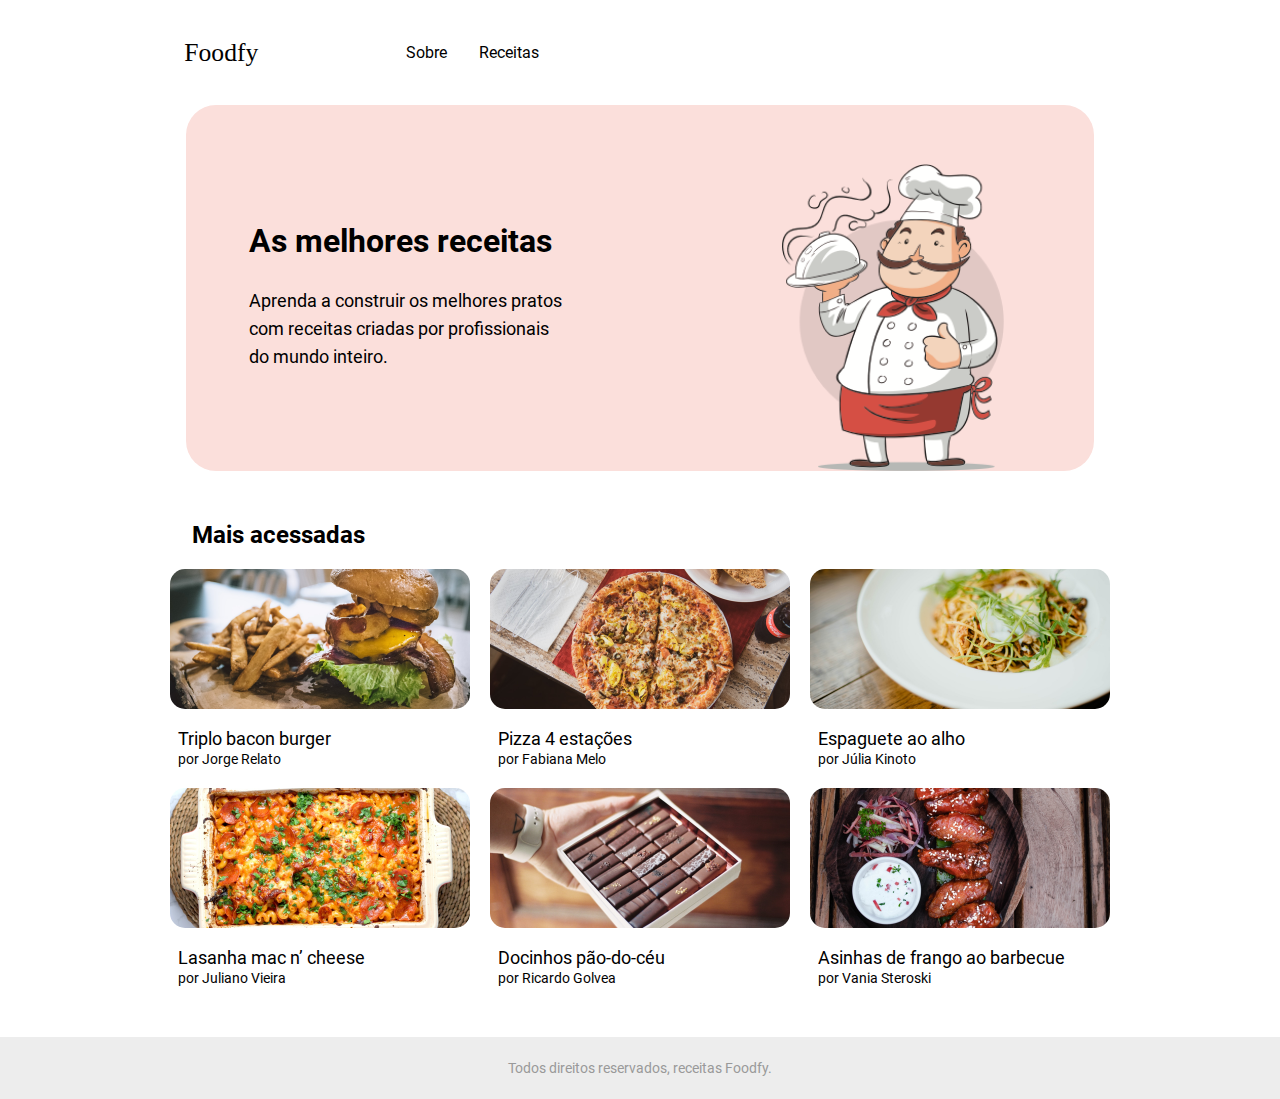
<file: index.html>
<!DOCTYPE html>
<html lang="pt-br">

<head>
    <meta charset="UTF-8">
    <meta http-equiv="X-UA-Compatible" content="IE=edge">
    <meta name="viewport" content="width=device-width, initial-scale=1.0">
    <link rel="stylesheet" href="css/style.css">
    <link href='https://fonts.googleapis.com/css?family=Roboto' rel='stylesheet'>
    <title>Foodfy</title>
</head>

<body>
    <header>
        <nav>
            <a class="title-logo" href="index.html">Foodfy</a>
            <ul>
                <li><a href="sobre.html">Sobre</a></li>
                <li><a href="receitas.html">Receitas</a></li>
            </ul>
        </nav>
    </header>

    <div class="card-back">
        <div class="card">
            <div class="text-card">
                <h1>As melhores receitas</h1>
                <span>Aprenda a construir os melhores pratos
                    com receitas criadas por profissionais
                    do mundo inteiro.</span>
            </div>
            <div class="image">
                <img src="assets/imgs/chef.png" alt="">
            </div>
        </div>
    </div>

    <div class="recipes-accessed">
        <span>Mais acessadas</span>
    </div>
    <div class="background-contents">
        <div class="contents">
            <div class="contents-card">
                <img src="assets/imgs/burger.png" alt="">
                <span class="title-item">Triplo bacon burger</span>
                <span class="autor-item">por Jorge Relato</span>
            </div>
            <div class="contents-card">
                <img src="assets/imgs/pizza.png" alt="">
                <span class="title-item">Pizza 4 estações</span>
                <span class="autor-item">por Fabiana Melo</span>
            </div>
            <div class="contents-card">
                <img src="assets/imgs/espaguete.png" alt="">
                <span class="title-item">Espaguete ao alho</span>
                <span class="autor-item">por Júlia Kinoto</span>
            </div>
            <div class="contents-card">
                <img src="assets/imgs/lasanha.png" alt="">
                <span class="title-item">Lasanha mac n’ cheese</span>
                <span class="autor-item">por Juliano Vieira</span>
            </div>
            <div class="contents-card">
                <img src="assets/imgs/doce.png" alt="">
                <span class="title-item">Docinhos pão-do-céu</span>
                <span class="autor-item">por Ricardo Golvea</span>
            </div>
            <div class="contents-card">
                <img src="assets/imgs/asinhas.png" alt="">
                <span class="title-item">Asinhas de frango ao barbecue</span>
                <span class="autor-item">por Vania Steroski</span>
            </div>
        </div>
    </div>
    <footer>
            <p>Todos direitos reservados, receitas Foodfy.</p>
    </footer>
</body>

</html>
</file>
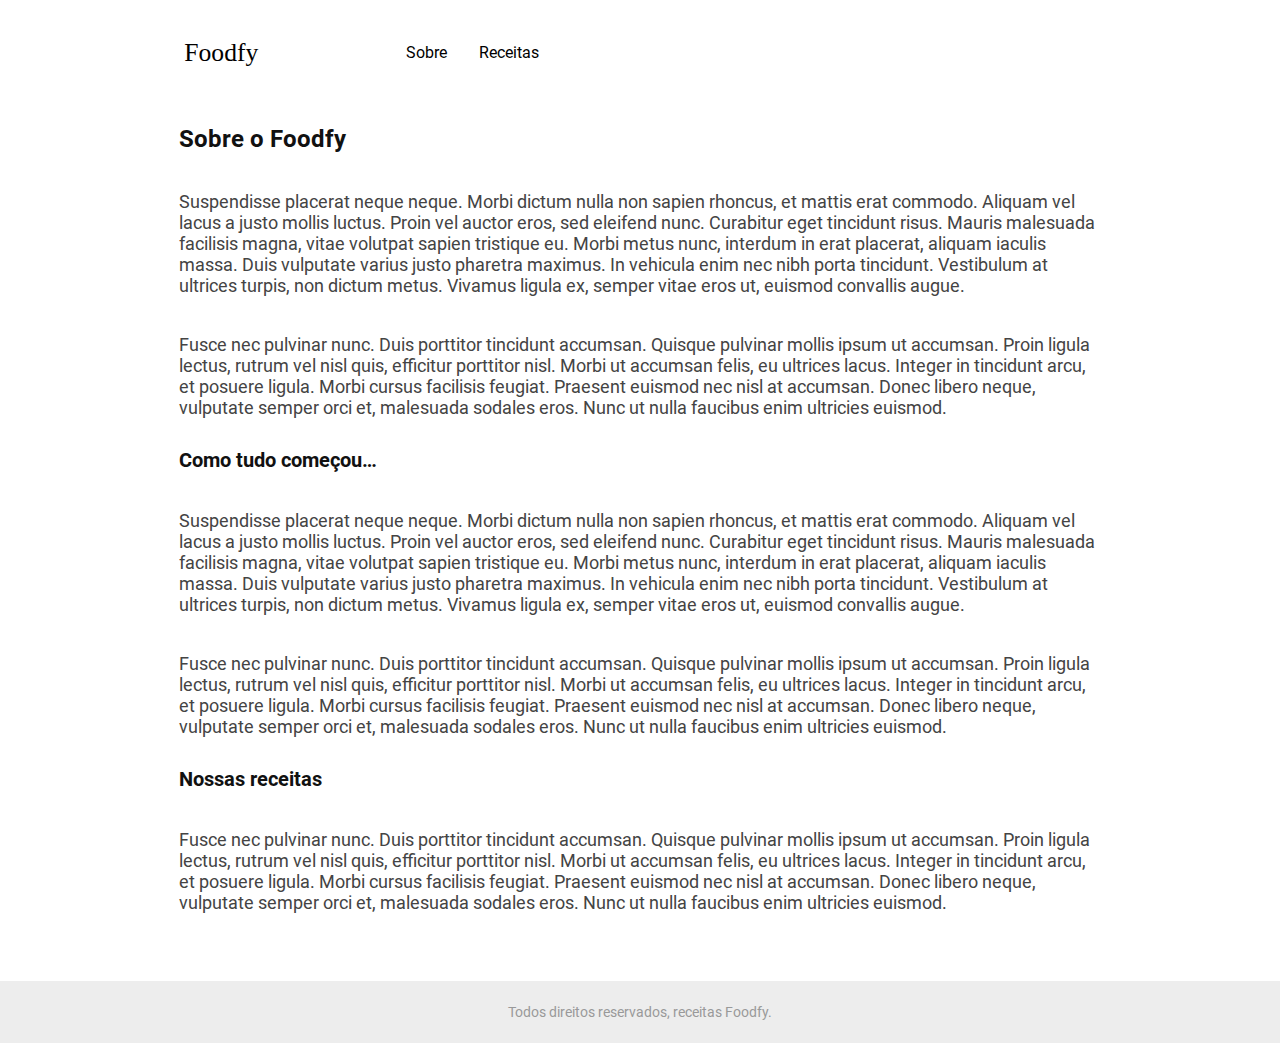
<file: sobre.html>
<!DOCTYPE html>
<html lang="pt-br">

<head>
    <meta charset="UTF-8">
    <meta http-equiv="X-UA-Compatible" content="IE=edge">
    <meta name="viewport" content="width=device-width, initial-scale=1.0">
    <link rel="stylesheet" href="css/style.css">
    <link href='https://fonts.googleapis.com/css?family=Roboto' rel='stylesheet'>
    <title>Foodfy</title>
</head>

<body>
    <div class="container">
        <header>
            <nav>
                <a class="title-logo" href="index.html">Foodfy</a>
                <ul>
                    <li><a href="sobre.html">Sobre</a></li>
                    <li><a href="receitas.html">Receitas</a></li>
                </ul>
            </nav>
        </header>

        <div class="contents-about">
            <div class="contents-card-about">
                <div class="card-about">
                    <h1>Sobre o Foodfy</h1>
                    <span>
                        <p>Suspendisse placerat neque neque. Morbi dictum nulla non sapien rhoncus, et mattis erat
                            commodo. Aliquam vel lacus a justo mollis luctus. Proin vel auctor eros, sed eleifend nunc.
                            Curabitur eget tincidunt risus. Mauris malesuada facilisis magna, vitae volutpat sapien
                            tristique eu. Morbi metus nunc, interdum in erat placerat, aliquam iaculis massa. Duis
                            vulputate varius justo pharetra maximus. In vehicula enim nec nibh porta tincidunt.
                            Vestibulum at ultrices turpis, non dictum metus. Vivamus ligula ex, semper vitae eros ut,
                            euismod convallis augue.</p>
                        <p>Fusce nec pulvinar nunc. Duis porttitor tincidunt accumsan. Quisque pulvinar mollis ipsum ut
                            accumsan. Proin ligula lectus, rutrum vel nisl quis, efficitur porttitor nisl. Morbi ut
                            accumsan felis, eu ultrices lacus. Integer in tincidunt arcu, et posuere ligula. Morbi
                            cursus facilisis feugiat. Praesent euismod nec nisl at accumsan. Donec libero neque,
                            vulputate semper orci et, malesuada sodales eros. Nunc ut nulla faucibus enim ultricies
                            euismod.</p>
                    </span>

                    <h2>Como tudo começou…</h2>
                    <span>
                        <p>Suspendisse placerat neque neque. Morbi dictum nulla non sapien rhoncus, et mattis erat
                            commodo. Aliquam vel lacus a justo mollis luctus. Proin vel auctor eros, sed eleifend nunc.
                            Curabitur eget tincidunt risus. Mauris malesuada facilisis magna, vitae volutpat sapien
                            tristique eu. Morbi metus nunc, interdum in erat placerat, aliquam iaculis massa. Duis
                            vulputate varius justo pharetra maximus. In vehicula enim nec nibh porta tincidunt.
                            Vestibulum at ultrices turpis, non dictum metus. Vivamus ligula ex, semper vitae eros ut,
                            euismod convallis augue.</p>
                        <p>Fusce nec pulvinar nunc. Duis porttitor tincidunt accumsan. Quisque pulvinar mollis ipsum ut
                            accumsan. Proin ligula lectus, rutrum vel nisl quis, efficitur porttitor nisl. Morbi ut
                            accumsan felis, eu ultrices lacus. Integer in tincidunt arcu, et posuere ligula. Morbi
                            cursus facilisis feugiat. Praesent euismod nec nisl at accumsan. Donec libero neque,
                            vulputate semper orci et, malesuada sodales eros. Nunc ut nulla faucibus enim ultricies
                            euismod.</p>
                    </span>
                    <h2>Nossas receitas</h2>
                    <span>
                        <p>Fusce nec pulvinar nunc. Duis porttitor tincidunt accumsan. Quisque pulvinar mollis ipsum ut
                            accumsan. Proin ligula lectus, rutrum vel nisl quis, efficitur porttitor nisl. Morbi ut
                            accumsan felis, eu ultrices lacus. Integer in tincidunt arcu, et posuere ligula. Morbi
                            cursus facilisis feugiat. Praesent euismod nec nisl at accumsan. Donec libero neque,
                            vulputate semper orci et, malesuada sodales eros. Nunc ut nulla faucibus enim ultricies
                            euismod.</p>
                    </span>
                </div>
            </div>
        </div>
        <footer>
            <p>Todos direitos reservados, receitas Foodfy.</p>
        </footer>
    </div>
</body>

</html>
</file>
<file: css/style.css>
@font-face {
    font-family: roboto-bold;
    src: url(../fonts/Roboto-Bold.ttf);
}

@font-face {
    font-family: roboto-regular;
    src: url(../fonts/Roboto-Regular.ttf);
}

body {
    height: 100%;
    margin: 0;
}


header {
    padding: 1.7rem;
}

nav {
    display: flex;
    align-items: center;
    padding-left: 12.82%;
}

nav .title-logo {
    display: flex;
    align-items: center;
    color: black;
    text-decoration: none;
    font-size: 1.6em;
    flex-basis: 17%;
}

ul {
    display: flex;
    align-items: center;
    list-style: none;
    font-family: roboto-regular;
    font-size: 16px;
    gap: 2rem;
}

ul li a {
    color: black;
    text-decoration: none;
}

ul li a:hover {
    color: #ff9e8f;
}

.card-back {
    display: flex;
    justify-content: center;
}

.card {
    display: flex;
    justify-content: space-between;
    align-items: center;
    width: 71%;
    height: 366px;
    background: #FBDFDB;
    border-radius: 30px;
}

.text-card {
    font-family: roboto-regular;
    font-size: 18px;
    padding-left: 7%;
    width: 316px;
    word-break: break-word;
    line-height: 28px;
}

.text-card h1 {
    font-family: roboto-bold;
    font-size: 32px;
    padding-bottom: 10px;
}

.image {
    display: flex;
    height: 100%;
    align-items: flex-end;
    padding-right: 10%;
}

.image img {
    width: 100%;
    height: 84%;
}

.recipes-accessed {
    font-family: roboto-bold;
    font-size: 24px;
    padding-left: 15%;
    padding-top: 50px;
    padding-bottom: 20px;
}

.background-contents {
    display: flex;
    align-items: center;
    justify-content: center;
}

.contents {
    font-family: roboto-regular;
    width: 100%;
    display: flex;
    flex-wrap: wrap;
    justify-content: center;
    max-width: 80%;
    gap: 20px;
}

.contents-card img {
    width: 300px;
    height: 140px;
    border-radius: 15px;
    margin-bottom: 15px;
}

.title-item {
    display: flex;
    flex-direction: column;
    font-size: 18px;
    margin-left: 8px;
}

.autor-item {
    font-size: 14px;
    padding-top: 20px;
    margin-left: 8px;
}

footer {
    margin-top: 50px;
    background: hsl(0, 0%, 93%);
    width: 100%;
    height: 62px;
}

footer p {
    font-family: roboto-regular;
    font-size: 14px;
    color: #999999;
    text-align: center;
    padding-top: 23px;
}

.contents-about {
    display: flex;
    align-items: center;
    justify-content: center;
}

.contents-card-about {
    width: 100%;
    max-width: 72%;
    flex-wrap: wrap;
}

.card-about {
    font-family: roboto-bold;
    color: #111111;
}

.card-about h1 {
    margin-top: 20px;
    font-size: 24px;
}

.card-about p {
    font-family: roboto-regular;
    font-size: 18px;
    color: #444444;
    padding-top: 20px;
}

.card-about h2 {
    font-size: 20px;
    margin-top: 30px;
}

@media screen and (min-width: 1574px) {
    .contents-card-about {
        max-width: 940px;
    }

    .contents {
        max-width: 60%;
    }
}

.back-contents-revenues {
    font-family: roboto-regular;
    margin-top: 30px;
    display: flex;
    align-items: center;
    justify-content: center;
}

.back-card-revenues {
    width: 100%;
    display: flex;
    flex-wrap: wrap;
    justify-content: center;
    align-content: center;
    max-width: 80%;
    gap: 20px;
}

.card-revenues {
    box-shadow: 0 1px 3px rgba(0,0,0,0.010), 0 1px 2px rgba(0,0,0,0.24);
  transition: all 0.3s cubic-bezier(.25,.8,.25,1);
  border-radius: 8px;
}

.card-revenues:hover {
    box-shadow: 0 5px 10px rgba(0,0,0,0.25), 0 5px 10px rgba(0,0,0,0.22);
    border-radius: 15px;
    opacity: 0.7;
    cursor: pointer;
}

.card-revenues img {
    width: 300px;
    height: 140px;
    border-radius: 15px;
    margin-bottom: 15px;
}

@media screen and (min-width: 1574px) {
    .back-card-revenues {
        max-width: 60%;
    }
}

.fade {
    position: fixed;
    left: 0;
    width: 100%;
    height: 100%;
    background-color: rgb(0, 0, 0, 0.6);
    z-index: 5;
}

.modal-container {
    width: 100%;
    position: fixed;
    top: 0px;
    display: none;
    z-index: 999;
    justify-content: center;
    align-items: center;
}

.modal {
    display: flex;
    flex-direction: column;
    align-items: center;
    font-family: roboto-regular;
    background-color: white;
    border-radius: 10px;
    width: 630px;
    height: 413px;
    padding: 30px;
}

.modal .modalTitle {
    margin-top: 20px;
    font-size: 24px;
}

.modal .modalAutor {
    font-size: 18px;
}

.modal .fecharModal {
    font-size: 16px;
    margin-top: 110px;
    cursor: pointer;
}

.modal .fecharModal:hover {
    color: #ff9e8f;
}

.modal img {
    width: 100%;
    height: 200px;
    border-radius: 15px;
}

.active {
    display: flex;
}

.active .modal {
    animation: modal .4s;
}

@keyframes modal {
    from {
      opacity: 0;
      transform: translate3d(0, -60px, 0);
    }
  
    to {
      opacity: 1;
      transform: translate3d(0, 0, 0);
    }
  }
</file>
